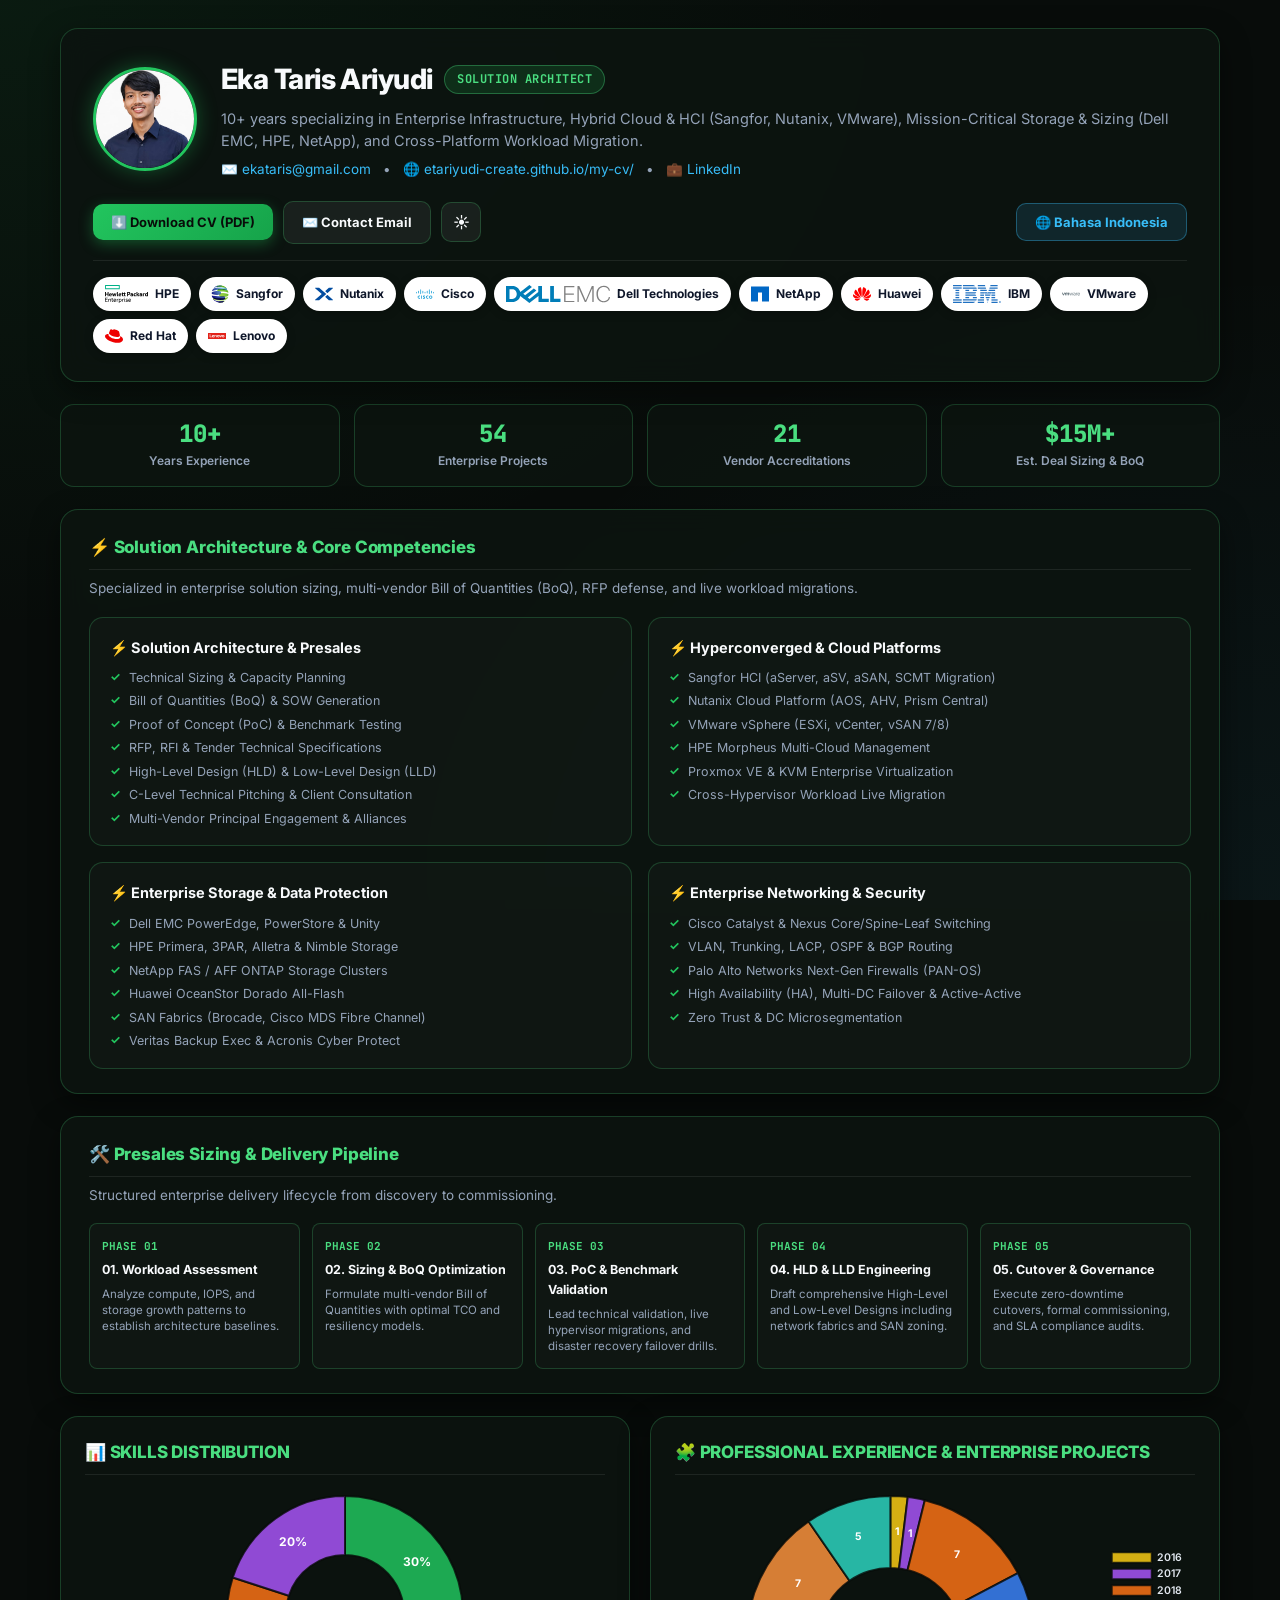
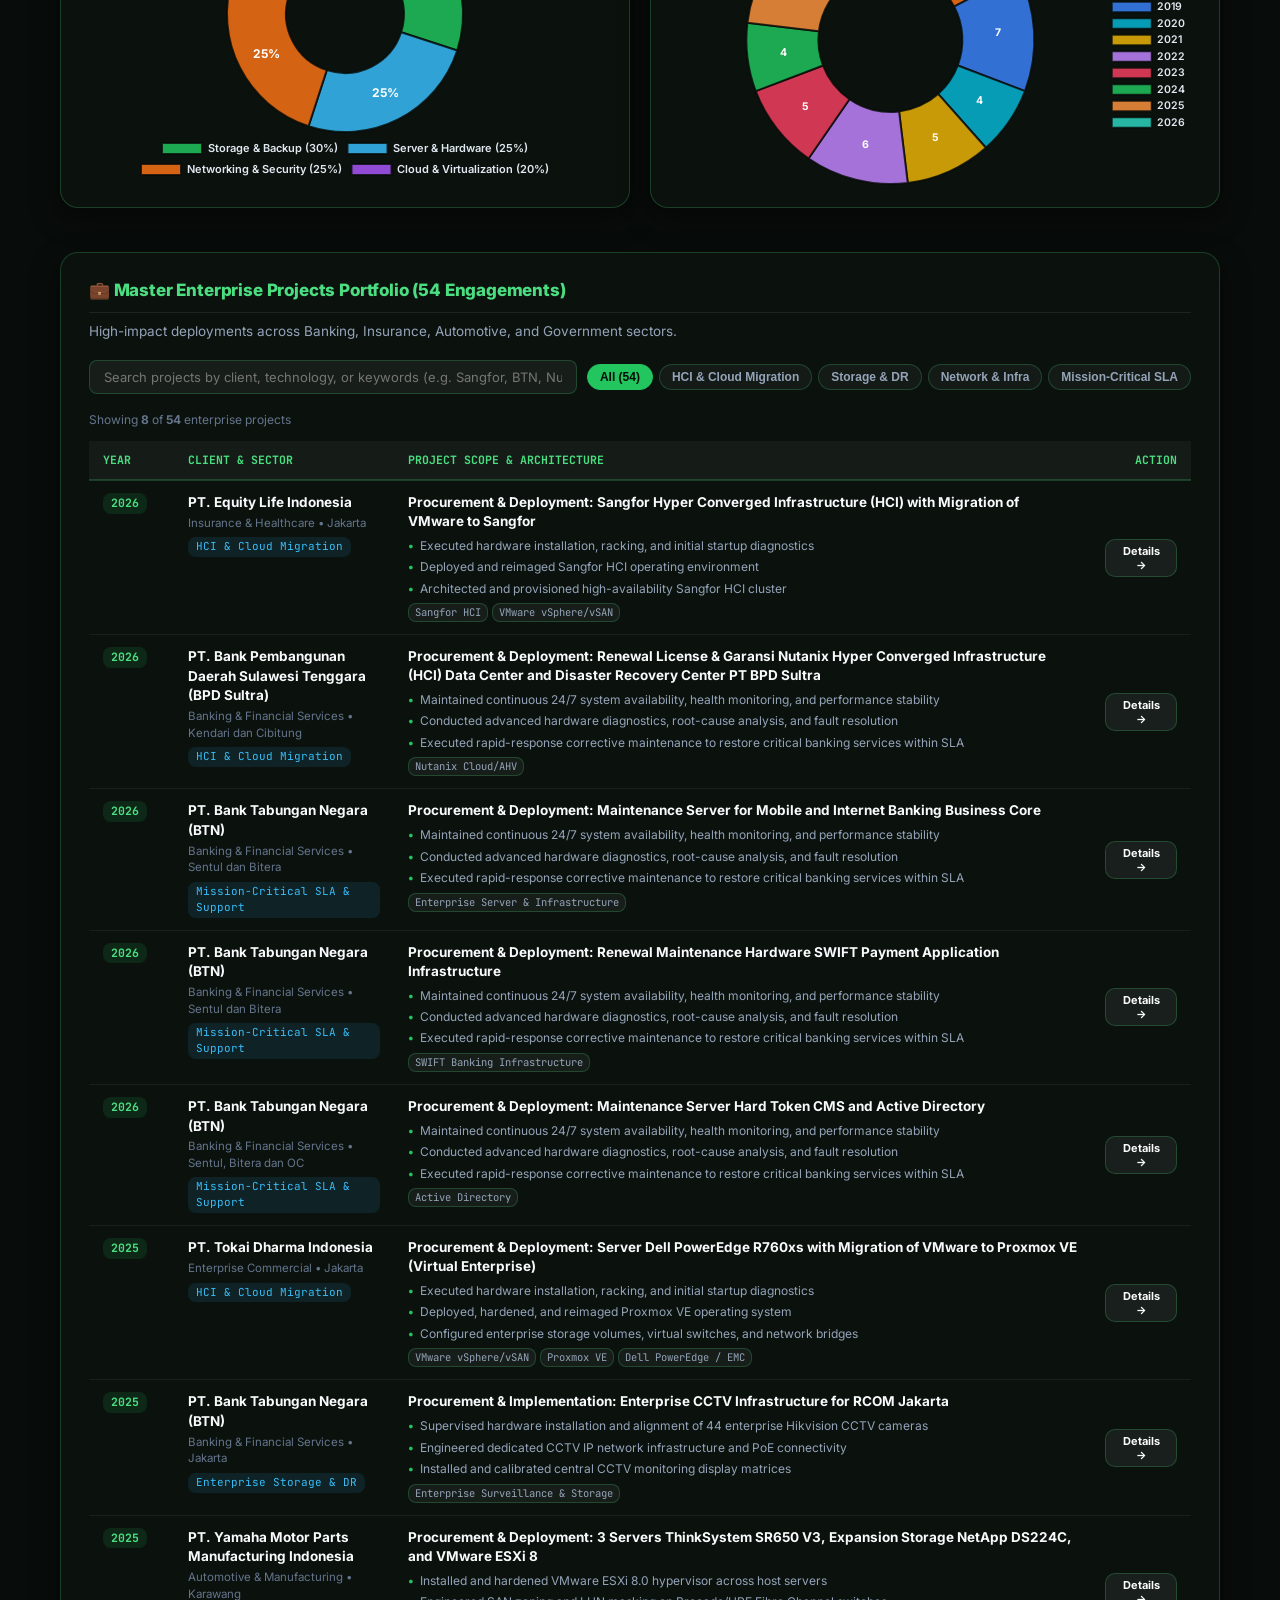
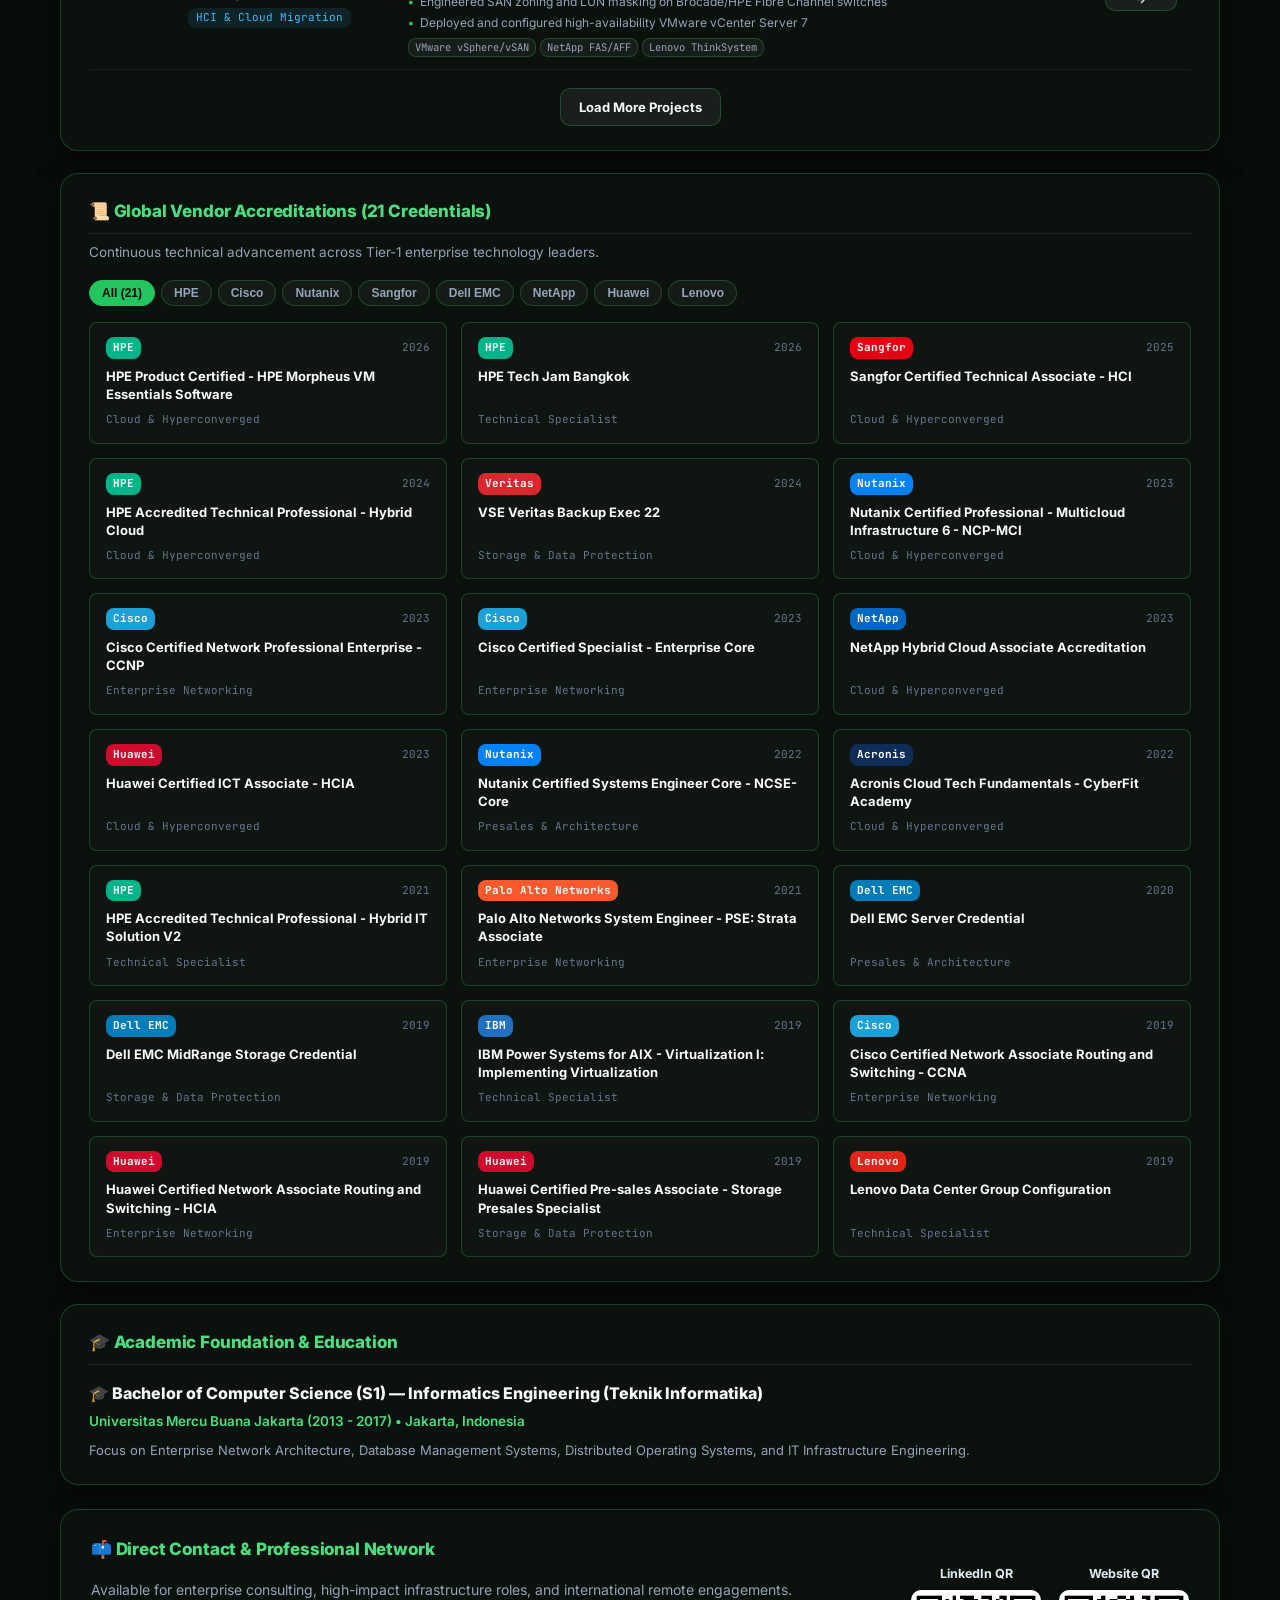
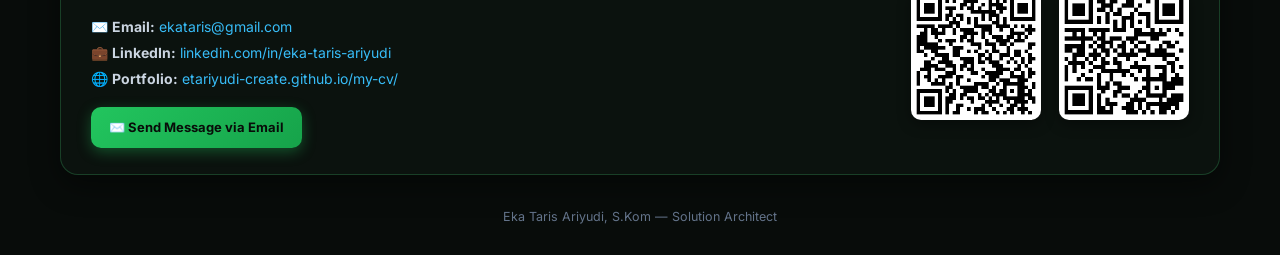
<file: index.html>
<!DOCTYPE html>
<html lang="en" data-theme="dark">
<head>
  <meta charset="UTF-8" />
  <meta name="viewport" content="width=device-width, initial-scale=1.0" />
  <title id="docTitle">Eka Taris Ariyudi — Solution Architect | Enterprise IT Infrastructure</title>
  
  <!-- SEO & Meta -->
  <meta name="description" content="Solution Architect with 10+ years enterprise IT infrastructure experience in servers, storage systems (Dell EMC, NetApp, HPE), and hybrid virtualization / HCI (Sangfor, Nutanix, VMware)." />
  <meta name="keywords" content="Solution Architect, Presales, System Engineer, Sangfor HCI, Nutanix, VMware, Dell EMC, HPE, Cisco CCNP, Lenovo, Indonesia" />
  <meta name="author" content="Eka Taris Ariyudi" />
  
  <!-- Open Graph -->
  <meta property="og:title" content="Eka Taris Ariyudi — Solution Architect" />
  <meta property="og:description" content="10+ years specializing in Enterprise Infrastructure, Hybrid Cloud & HCI, Storage & Sizing, and Mission-Critical Migrations." />
  <meta property="og:image" content="assets/profile.png" />
  
  <link rel="icon" type="image/png" href="assets/profile.png" />
  <!-- PWA Manifest & Icons -->
  <link rel="manifest" href="manifest.json" />
  <meta name="theme-color" content="#22c55e" />
  <link rel="apple-touch-icon" href="icons/icon-192.png" />
  <link rel="stylesheet" href="css/style.css" />
  
  <!-- Chart.js & Datalabels Plugin for Visual Analytics -->
  <script src="js/chart.min.js"></script>
  <script src="js/chartjs-plugin-datalabels.min.js"></script>

  <!-- Local html2pdf Bundle for Offline & Zero-CORS ATS Export -->
  <script src="js/html2pdf.bundle.min.js"></script>
</head>
<body>

  <!-- 1. Header Card (Exact Contact & Profile from my-cv) -->
  <header class="card header-card" id="overview">
    <div class="profile-header">
      <img src="assets/profile.png" alt="Eka Taris Ariyudi" class="profile-photo" />

      <div class="profile-info">
        <div class="profile-title-row">
          <h1>Eka Taris Ariyudi</h1>
          <span class="role-tag" id="uiRoleTag">Solution Architect</span>
        </div>

        <p class="header-headline" id="uiHeaderHeadline">
          10+ years specializing in Enterprise Infrastructure, Hybrid Cloud & HCI (Sangfor, Nutanix, VMware), Mission-Critical Storage & Sizing (Dell EMC, HPE, NetApp), and Cross-Platform Workload Migration.
        </p>

        <div class="header-contact-row">
          <a href="mailto:ekataris@gmail.com">✉️ ekataris@gmail.com</a>
          <span>•</span>
          <a href="https://etariyudi-create.github.io/my-cv/" target="_blank">🌐 etariyudi-create.github.io/my-cv/</a>
          <span>•</span>
          <a href="https://www.linkedin.com/in/eka-taris-ariyudi-632847218/" target="_blank">💼 LinkedIn</a>
        </div>
      </div>
    </div>

    <!-- Action Bar -->
    <div class="header-actions">
      <button class="btn btn-primary" id="btnDownloadPdf" title="Download ATS PDF Resume">
        <span data-i18n="btn_download_pdf">⬇️ Download CV (PDF)</span>
      </button>

      <a href="mailto:ekataris@gmail.com" class="btn btn-secondary">
        ✉️ Contact Email
      </a>

      <button class="btn btn-icon" id="btnThemeToggle" title="Toggle Theme">
        ☀️
      </button>

      <button class="btn btn-lang" id="btnLangToggle" title="Switch Language">
        🌐 Bahasa Indonesia
      </button>
    </div>

        <!-- Principal Vendor Ecosystem Strip -->
    <div class="logo-row" id="vendorLogosRow">
      <span class="logo-chip" title="Cisco: CCNP Enterprise"><img src="assets/logos/cisco.svg" alt="Cisco" /><span>Cisco</span></span>
      <span class="logo-chip" title="Red Hat: Enterprise Linux"><img src="assets/logos/redhat.svg" alt="Red Hat" /><span>Red Hat</span></span>
      <span class="logo-chip" title="Dell Technologies: Server & Storage"><img src="assets/logos/dellemc.svg" alt="Dell EMC" /><span>Dell Technologies</span></span>
      <span class="logo-chip" title="HPE: Hybrid Cloud"><img src="assets/logos/hpe.svg" alt="HPE" /><span>HPE</span></span>
      <span class="logo-chip" title="NetApp: Storage & Hybrid Cloud"><img src="assets/logos/netapp.svg" alt="NetApp" /><span>NetApp</span></span>
      <span class="logo-chip" title="Nutanix: NCP-MCI & NCSE"><img src="assets/logos/nutanix.svg" alt="Nutanix" /><span>Nutanix</span></span>
      <span class="logo-chip" title="IBM: Power Systems AIX"><img src="assets/logos/ibm.svg" alt="IBM" /><span>IBM</span></span>
      <span class="logo-chip" title="Huawei: HCIA Storage"><img src="assets/logos/huawei.svg" alt="Huawei" /><span>Huawei</span></span>
      <span class="logo-chip" title="VMware: vSphere & vSAN"><img src="assets/logos/vmware.svg" alt="VMware" /><span>VMware</span></span>
      <span class="logo-chip" title="Sangfor: HCI Associate"><img src="assets/logos/sangfor.svg" alt="Sangfor" /><span>Sangfor</span></span>
      <span class="logo-chip" title="Lenovo: Data Center Group Configuration"><img src="assets/logos/lenovo.svg" alt="Lenovo" /><span>Lenovo</span></span>
    </div>
  </header>

  <!-- 2. Executive Impact Metrics Strip -->
  <section class="metrics-grid">
    <div class="metric-card">
      <div class="metric-val">10+</div>
      <div class="metric-lbl" data-i18n="metric_exp">Years Experience</div>
    </div>

    <div class="metric-card">
      <div class="metric-val">54</div>
      <div class="metric-lbl" data-i18n="metric_projects">Enterprise Projects</div>
    </div>

    <div class="metric-card">
      <div class="metric-val">21</div>
      <div class="metric-lbl" data-i18n="metric_certs">Vendor Accreditations</div>
    </div>

    <div class="metric-card">
      <div class="metric-val">$15M+</div>
      <div class="metric-lbl" data-i18n="metric_deals">Est. Deal Sizing & BoQ</div>
    </div>
  </section>

  <!-- 3. Presales Strengths & Core Competencies -->
  <section class="card" id="competencies">
    <div class="section-title" data-i18n="title_competencies">
      ⚡ Solution Architecture & Core Competencies
    </div>
    <p class="section-desc" data-i18n="desc_competencies">
      Specialized in enterprise solution sizing, multi-vendor Bill of Quantities (BoQ), RFP defense, and live workload migrations.
    </p>

    <div class="competencies-grid" id="competenciesGrid">
      <!-- Populated via app.js -->
    </div>
  </section>

  <!-- 4. Presales Lifecycle & Sizing Pipeline -->
  <section class="card" id="methodology">
    <div class="section-title" data-i18n="title_workflow">
      🛠️ Architecture Sizing & Delivery Pipeline
    </div>
    <p class="section-desc" data-i18n="desc_workflow">
      Structured enterprise delivery lifecycle from discovery to commissioning.
    </p>

    <div class="workflow-row">
      <div class="workflow-card">
        <div class="workflow-step-num">PHASE 01</div>
        <div class="workflow-step-title" data-i18n="step1_title">01. Workload Assessment</div>
        <div class="workflow-step-desc" data-i18n="step1_desc">Analyze compute, IOPS, and storage growth patterns to establish architecture baselines.</div>
      </div>

      <div class="workflow-card">
        <div class="workflow-step-num">PHASE 02</div>
        <div class="workflow-step-title" data-i18n="step2_title">02. Sizing & BoQ Optimization</div>
        <div class="workflow-step-desc" data-i18n="step2_desc">Formulate multi-vendor Bill of Quantities with optimal TCO and resiliency models.</div>
      </div>

      <div class="workflow-card">
        <div class="workflow-step-num">PHASE 03</div>
        <div class="workflow-step-title" data-i18n="step3_title">03. PoC & Benchmark Validation</div>
        <div class="workflow-step-desc" data-i18n="step3_desc">Lead technical validation, live hypervisor migrations, and disaster recovery failover drills.</div>
      </div>

      <div class="workflow-card">
        <div class="workflow-step-num">PHASE 04</div>
        <div class="workflow-step-title" data-i18n="step4_title">04. HLD & LLD Engineering</div>
        <div class="workflow-step-desc" data-i18n="step4_desc">Draft comprehensive High-Level and Low-Level Designs including network fabrics and SAN zoning.</div>
      </div>

      <div class="workflow-card">
        <div class="workflow-step-num">PHASE 05</div>
        <div class="workflow-step-title" data-i18n="step5_title">05. Cutover & Governance</div>
        <div class="workflow-step-desc" data-i18n="step5_desc">Execute zero-downtime cutovers, formal commissioning, and SLA compliance audits.</div>
      </div>
    </div>
  </section>

  <!-- 5. Visual Analytics: Skills & Experience Distribution -->
  <section class="charts-grid" id="analytics">
    <div class="card chart-card">
      <div class="section-title" data-i18n="title_skills_dist">
        📊 SKILLS DISTRIBUTION
      </div>
      <div class="chart-wrapper">
        <canvas id="skillChart"></canvas>
      </div>
    </div>

    <div class="card chart-card">
      <div class="section-title" data-i18n="title_exp_chart">
        🧩 PROFESSIONAL EXPERIENCE & ENTERPRISE PROJECTS
      </div>
      <div class="chart-wrapper">
        <canvas id="experienceChart"></canvas>
      </div>
    </div>
  </section>

  <!-- 6. Master Enterprise Projects Table (54 Engagements) -->
  <section class="card" id="projects">
    <div class="section-title" data-i18n="title_projects">
      💼 Master Enterprise Projects Portfolio (54 Engagements)
    </div>
    <p class="section-desc" data-i18n="desc_projects">
      High-impact deployments across Banking, Insurance, Automotive, and Government sectors.
    </p>

    <!-- Filter & Search Bar -->
    <div class="project-filter-bar">
      <div class="search-box">
        <input type="text" id="projectSearch" placeholder="Search projects by client, technology, or keywords..." />
      </div>

      <div class="category-chips">
        <button class="chip-btn active" data-category="all" data-i18n="tab_all">All (54)</button>
        <button class="chip-btn" data-category="hci" data-i18n="tab_hci">HCI & Cloud Migration</button>
        <button class="chip-btn" data-category="storage" data-i18n="tab_storage">Storage & DR</button>
        <button class="chip-btn" data-category="network" data-i18n="tab_network">Network & Infra</button>
        <button class="chip-btn" data-category="support" data-i18n="tab_support">Mission-Critical SLA</button>
      </div>
    </div>

    <div style="font-size: 12px; color: var(--text-dim); margin-bottom: 12px;" id="projectCountBadge">
      Showing <strong>8</strong> of <strong>54</strong> enterprise projects
    </div>

    <!-- Table Responsive View -->
    <div class="table-responsive">
      <table class="projects-table">
        <thead>
          <tr>
            <th>Year</th>
            <th>Client & Sector</th>
            <th>Project Scope & Architecture</th>
            <th style="text-align: right;">Action</th>
          </tr>
        </thead>
        <tbody id="projectsTableBody">
          <!-- Rendered via app.js -->
        </tbody>
      </table>
    </div>

    <div class="pagination-row">
      <button class="btn btn-secondary" id="btnLoadMore">
        <span data-i18n="btn_show_more">Load More Projects</span>
      </button>
    </div>
  </section>

  <!-- 6. Global Vendor Accreditations (21 Credentials) -->
  <section class="card" id="certifications">
    <div class="section-title" data-i18n="title_certs">
      📜 Global Vendor Accreditations (21 Credentials)
    </div>
    <p class="section-desc" data-i18n="desc_certs">
      Continuous technical advancement across Tier-1 enterprise technology leaders.
    </p>

    <div class="category-chips certs-filter-chips" style="margin-bottom: 16px;">
      <button class="chip-btn active" data-vendor="all">All (21)</button>
      <button class="chip-btn" data-vendor="hpe">HPE</button>
      <button class="chip-btn" data-vendor="cisco">Cisco</button>
      <button class="chip-btn" data-vendor="nutanix">Nutanix</button>
      <button class="chip-btn" data-vendor="sangfor">Sangfor</button>
      <button class="chip-btn" data-vendor="dell">Dell EMC</button>
      <button class="chip-btn" data-vendor="netapp">NetApp</button>
      <button class="chip-btn" data-vendor="huawei">Huawei</button>
      <button class="chip-btn" data-vendor="lenovo">Lenovo</button>
    </div>

    <div class="certs-grid" id="certsGrid">
      <!-- Populated via app.js -->
    </div>
  </section>

  <!-- 7. Academic Foundation & Education -->
  <section class="card" id="education">
    <div class="section-title" data-i18n="title_edu">
      🎓 Academic Foundation & Education
    </div>
    <div id="eduContainer">
      <!-- Populated via app.js -->
    </div>
  </section>

  <!-- 8. Direct Contact & QR Code Closing Card (Exact Match to my-cv) -->
  <section class="card contact-card" id="contact">
    <div class="contact-grid">
      <div>
        <div class="section-title" style="border: none; margin-bottom: 8px;" data-i18n="title_contact">
          📫 Direct Contact & Professional Network
        </div>
        <p style="color: var(--text-muted); font-size: 14px; margin: 0 0 12px 0;" data-i18n="desc_contact">
          Available for enterprise consulting, high-impact infrastructure roles, and international remote engagements.
        </p>

        <ul class="contact-info-list" id="uiContactList">
          <!-- Populated via app.js -->
        </ul>

        <a href="mailto:ekataris@gmail.com" class="btn btn-primary" id="uiBtnContactEmail">
          ✉️ Send Message via Email
        </a>
      </div>

      <!-- Barcode / QR Codes from my-cv -->
      <div class="qr-group">
        <div class="qr-box">
          <div class="qr-title" data-i18n="qr_linkedin">LinkedIn QR</div>
          <div class="qr-frame">
            <img
              src="assets/qr-linkedin.png"
              alt="QR LinkedIn"
              loading="lazy"
            />
          </div>
        </div>

        <div class="qr-box">
          <div class="qr-title" data-i18n="qr_website">Website QR</div>
          <div class="qr-frame">
            <img
              src="assets/qr-portfolio.png"
              alt="QR Website"
              loading="lazy"
            />
          </div>
        </div>
      </div>
    </div>
  </section>

  <!-- Footer -->
  <footer>
    <div id="uiFooter">Eka Taris Ariyudi, S.Kom — Solution Architect</div>
  </footer>

  <!-- Project Details Modal Dialog -->
  <div id="projectModal" class="modal-backdrop">
    <div class="modal-content">
      <button id="modalCloseBtn" class="modal-close-btn" title="Close Modal">&times;</button>
      <div id="modalBodyContent">
        <!-- Injected via openProjectModal -->
      </div>
    </div>
  </div>

  <!-- Local Database Fallback and Application Script -->
  <script src="cv-data.js"></script>
  <script src="js/app.js"></script>

  <!-- Service Worker Registration -->
  <script>
    if ('serviceWorker' in navigator) {
      window.addEventListener('load', () => {
        navigator.serviceWorker.register('service-worker.js').catch(err => {
          console.log('SW registration error:', err);
        });
      });
    }
  </script>
</body>
</html>
</file>
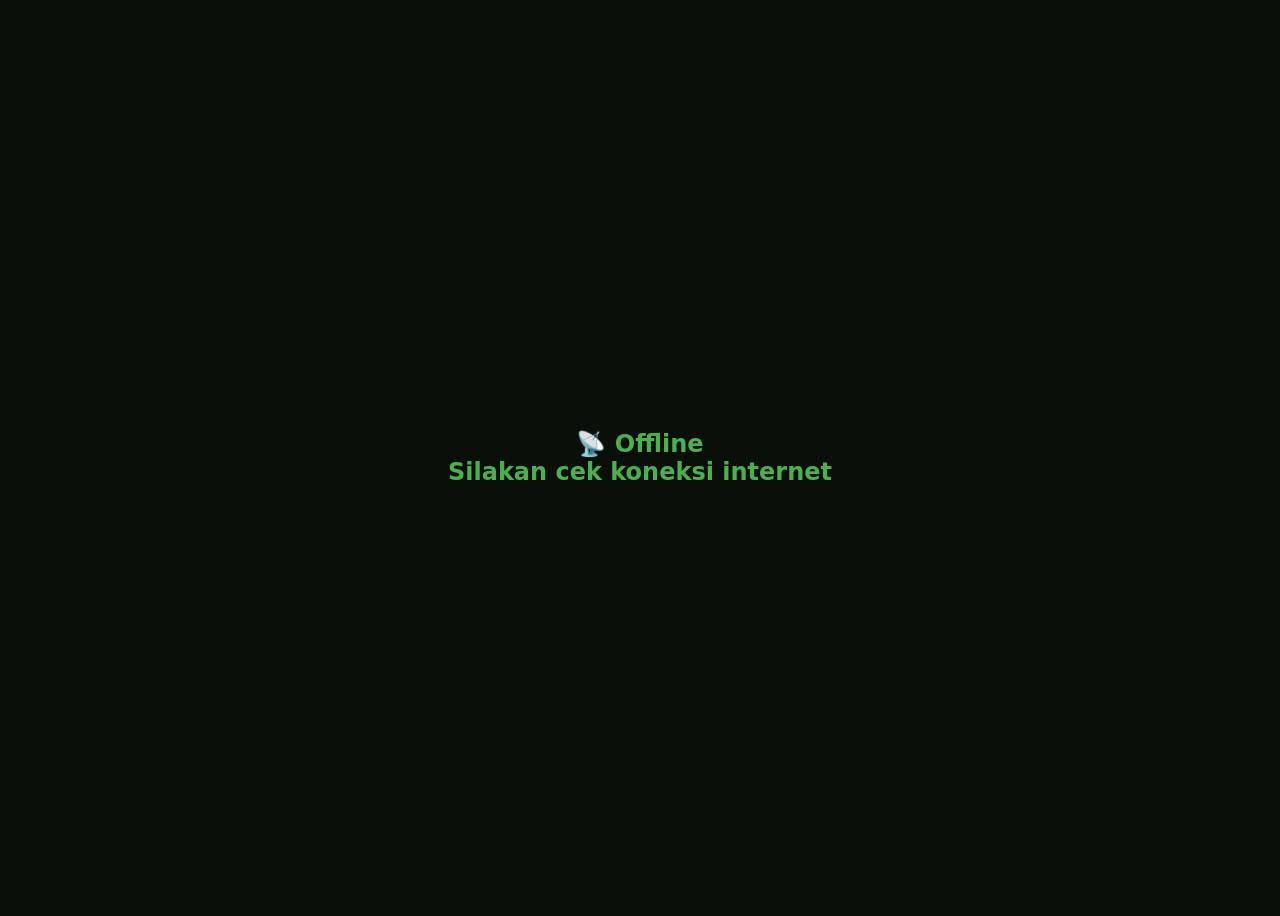
<file: offline.html>
<!DOCTYPE html>
<html lang="id">
<head>
<meta charset="UTF-8">
<meta name="viewport" content="width=device-width,initial-scale=1">
<title>Offline</title>
<style>
body{background:#0a0f0a;color:#4caf50;font-family:'Inter',system-ui,sans-serif;display:flex;align-items:center;justify-content:center;height:100vh;text-align:center}
</style>
</head>
<body>
<h2>📡 Offline<br>Silakan cek koneksi internet</h2>
</body>
</html>
</file>
<file: css/style.css>
/* ===================================================================
   EKA TARIS ARIYUDI - PROFESSIONAL PRESALES SOLUTIONS ARCHITECT CV
   React-Style Enterprise Design System (Clean, Modern, Non-AI)
   =================================================================== */

@import url('https://fonts.googleapis.com/css2?family=Inter:wght@400;500;600;700;800&family=JetBrains+Mono:wght@400;500;600;700&display=swap');

:root {
  /* Modern Enterprise Slate/Emerald Theme */
  --bg-main: #080c0a;
  --bg-secondary: #0d1510;
  --card-bg: rgba(13, 20, 16, 0.92);
  --card-border: rgba(74, 222, 128, 0.22);
  --card-border-hover: rgba(74, 222, 128, 0.45);
  
  /* Accents */
  --primary: #22c55e;
  --primary-light: #4ade80;
  --primary-glow: rgba(34, 197, 94, 0.35);
  --accent-cyan: #38bdf8;
  --accent-cyan-glow: rgba(56, 189, 248, 0.25);
  --accent-purple: #a855f7;
  --accent-amber: #f59e0b;
  
  /* Text */
  --text-main: #f8fafc;
  --text-muted: #94a3b8;
  --text-dim: #64748b;
  
  /* Radii & Shadows */
  --radius-sm: 8px;
  --radius-md: 14px;
  --radius-lg: 18px;
  --radius-full: 9999px;
  
  --shadow-card: 0 10px 30px rgba(0, 0, 0, 0.45);
  --shadow-hover: 0 14px 40px rgba(0, 0, 0, 0.55), 0 0 20px rgba(34, 197, 94, 0.12);
  --transition: all 0.2s cubic-bezier(0.16, 1, 0.3, 1);
  
  --font-main: 'Inter', -apple-system, BlinkMacSystemFont, "Segoe UI", Roboto, sans-serif;
  --font-mono: 'JetBrains Mono', monospace;
}

[data-theme="light"] {
  --bg-main: #f8fafc;
  --bg-secondary: #ffffff;
  --card-bg: #ffffff;
  --card-border: #e2e8f0;
  --card-border-hover: #cbd5e1;
  --primary: #16a34a;
  --primary-light: #22c55e;
  --primary-glow: rgba(22, 163, 74, 0.15);
  --accent-cyan: #0284c7;
  --text-main: #0f172a;
  --text-muted: #475569;
  --text-dim: #94a3b8;
  --shadow-card: 0 4px 16px rgba(15, 23, 42, 0.06);
  --shadow-hover: 0 10px 25px rgba(15, 23, 42, 0.1);
}

/* Base */
*, *::before, *::after {
  box-sizing: border-box;
  margin: 0;
  padding: 0;
}

html {
  scroll-behavior: smooth;
  font-size: 16px;
}

body {
  margin: 28px auto;
  padding: 0 20px;
  max-width: 1200px;
  background-color: var(--bg-main);
  background-image:
    radial-gradient(ellipse at top left, rgba(34, 197, 94, 0.08) 0%, transparent 50%),
    radial-gradient(ellipse at bottom right, rgba(56, 189, 248, 0.06) 0%, transparent 50%);
  background-attachment: fixed;
  color: var(--text-main);
  font-family: var(--font-main);
  line-height: 1.6;
  -webkit-font-smoothing: antialiased;
  position: relative;
  transition: background-color 0.25s ease, color 0.25s ease;
}

/* React Card Component */
.card {
  background: var(--card-bg);
  border: 1px solid var(--card-border);
  border-radius: var(--radius-lg);
  padding: 24px 28px;
  margin-bottom: 22px;
  backdrop-filter: blur(14px);
  -webkit-backdrop-filter: blur(14px);
  box-shadow: var(--shadow-card);
  transition: var(--transition);
}

.card:hover {
  border-color: var(--card-border-hover);
  box-shadow: var(--shadow-hover);
}

/* Header Component */
.header-card {
  padding: 28px 32px;
}

.profile-header {
  display: flex;
  gap: 24px;
  align-items: center;
  flex-wrap: wrap;
}

.profile-photo {
  width: 104px;
  height: 104px;
  border-radius: 50%;
  object-fit: cover;
  border: 3px solid var(--primary);
  box-shadow: 0 0 20px var(--primary-glow);
  flex-shrink: 0;
}

.profile-info {
  flex: 1;
  min-width: 280px;
}

.profile-title-row {
  display: flex;
  align-items: center;
  gap: 12px;
  flex-wrap: wrap;
  margin-bottom: 6px;
}

.profile-title-row h1 {
  font-size: 28px;
  font-weight: 800;
  letter-spacing: -0.02em;
  color: var(--text-main);
}

.role-tag {
  background: rgba(34, 197, 94, 0.15);
  color: var(--primary-light);
  border: 1px solid rgba(74, 222, 128, 0.35);
  padding: 4px 12px;
  border-radius: var(--radius-full);
  font-size: 12px;
  font-weight: 700;
  letter-spacing: 0.5px;
  text-transform: uppercase;
  font-family: var(--font-mono);
}

.header-headline {
  font-size: 14.5px;
  color: var(--text-muted);
  line-height: 1.5;
  margin-bottom: 8px;
}

.header-contact-row {
  margin-top: 6px;
  display: flex;
  flex-wrap: wrap;
  align-items: center;
  gap: 12px;
  font-size: 13.5px;
  color: var(--text-muted);
}

.header-contact-row a {
  color: var(--accent-cyan);
  text-decoration: none;
  transition: color 0.2s ease;
  display: inline-flex;
  align-items: center;
  gap: 4px;
}

.header-contact-row a:hover {
  text-decoration: underline;
  color: #7dd3fc;
}

/* Action Bar */
.header-actions {
  display: flex;
  gap: 10px;
  margin-top: 20px;
  margin-bottom: 16px;
  flex-wrap: wrap;
  align-items: center;
}

.btn {
  display: inline-flex;
  align-items: center;
  gap: 8px;
  border: none;
  border-radius: 10px;
  padding: 10px 18px;
  font-size: 13px;
  font-weight: 700;
  cursor: pointer;
  text-decoration: none;
  transition: var(--transition);
  font-family: var(--font-main);
}

.btn-primary {
  background: linear-gradient(135deg, #22c55e, #16a34a);
  color: #080c09;
  box-shadow: 0 4px 14px rgba(34, 197, 94, 0.35);
}

.btn-primary:hover {
  background: linear-gradient(135deg, #4ade80, #22c55e);
  transform: translateY(-2px);
  box-shadow: 0 6px 20px rgba(34, 197, 94, 0.5);
}

.btn-secondary {
  background: rgba(255, 255, 255, 0.06);
  color: var(--text-main);
  border: 1px solid var(--card-border);
}

.btn-secondary:hover {
  background: rgba(255, 255, 255, 0.12);
  border-color: var(--card-border-hover);
  transform: translateY(-2px);
}

.btn-lang {
  background: rgba(56, 189, 248, 0.12);
  color: var(--accent-cyan);
  border: 1px solid rgba(56, 189, 248, 0.35);
  margin-left: auto;
}

.btn-lang:hover {
  background: rgba(56, 189, 248, 0.22);
  color: #ffffff;
  transform: translateY(-2px);
}

.btn-icon {
  background: rgba(255, 255, 255, 0.06);
  color: var(--text-main);
  border: 1px solid var(--card-border);
  width: 40px;
  height: 40px;
  padding: 0;
  border-radius: 10px;
  display: inline-flex;
  align-items: center;
  justify-content: center;
  font-size: 16px;
}

.btn-icon:hover {
  border-color: var(--card-border-hover);
  transform: translateY(-2px);
}

/* Vendor Logo Chips */
.logo-row {
  display: flex;
  flex-wrap: wrap;
  align-items: center;
  gap: 8px;
  margin-top: 16px;
  padding-top: 16px;
  border-top: 1px solid rgba(255, 255, 255, 0.08);
}

.logo-chip {
  display: inline-flex;
  align-items: center;
  gap: 7px;
  height: 34px;
  padding: 0 12px;
  background: #ffffff;
  border-radius: var(--radius-full);
  color: #0f172a;
  font-size: 12px;
  font-weight: 700;
  box-shadow: 0 2px 8px rgba(0, 0, 0, 0.25);
  transition: var(--transition);
}

.logo-chip:hover {
  transform: translateY(-2px);
  box-shadow: 0 4px 14px var(--primary-glow);
}

.logo-chip img {
  height: 18px;
  width: auto;
  object-fit: contain;
}

/* Executive Metrics Strip */
.metrics-grid {
  display: grid;
  grid-template-columns: repeat(4, 1fr);
  gap: 14px;
  margin-bottom: 22px;
}

.metric-card {
  background: var(--card-bg);
  border: 1px solid var(--card-border);
  border-radius: var(--radius-md);
  padding: 16px;
  text-align: center;
  transition: var(--transition);
}

.metric-card:hover {
  border-color: var(--card-border-hover);
  transform: translateY(-2px);
}

.metric-val {
  font-size: 24px;
  font-weight: 800;
  color: var(--primary-light);
  line-height: 1.1;
  font-family: var(--font-mono);
}

.metric-lbl {
  font-size: 12px;
  color: var(--text-muted);
  margin-top: 4px;
  font-weight: 600;
}

/* Section Titles */
.section-title {
  font-size: 17px;
  font-weight: 800;
  color: var(--primary-light);
  display: flex;
  align-items: center;
  gap: 10px;
  margin-bottom: 16px;
  padding-bottom: 8px;
  border-bottom: 1px solid rgba(255, 255, 255, 0.08);
  letter-spacing: -0.01em;
}

.section-desc {
  font-size: 13.5px;
  color: var(--text-muted);
  margin-top: -8px;
  margin-bottom: 18px;
  line-height: 1.5;
}

/* Presales Competencies Grid */
.competencies-grid {
  display: grid;
  grid-template-columns: repeat(2, 1fr);
  gap: 16px;
}

.competency-item {
  background: rgba(255, 255, 255, 0.02);
  border: 1px solid var(--card-border);
  border-radius: var(--radius-md);
  padding: 18px 20px;
  transition: var(--transition);
}

.competency-item:hover {
  border-color: var(--card-border-hover);
}

.competency-item h4 {
  font-size: 14.5px;
  font-weight: 700;
  color: var(--text-main);
  margin-bottom: 10px;
  display: flex;
  align-items: center;
  gap: 8px;
}

.competency-item ul {
  list-style: none;
  display: flex;
  flex-direction: column;
  gap: 6px;
}

.competency-item li {
  font-size: 12.5px;
  color: var(--text-muted);
  display: flex;
  align-items: flex-start;
  gap: 8px;
  line-height: 1.4;
}

.competency-item li::before {
  content: '✓';
  color: var(--primary);
  font-weight: 700;
  font-size: 12px;
}

/* Presales Lifecycle Stepper */
.workflow-row {
  display: grid;
  grid-template-columns: repeat(5, 1fr);
  gap: 12px;
}

.workflow-card {
  background: rgba(255, 255, 255, 0.02);
  border: 1px solid var(--card-border);
  border-radius: var(--radius-sm);
  padding: 14px 12px;
  transition: var(--transition);
}

.workflow-card:hover {
  border-color: var(--card-border-hover);
}

.workflow-step-num {
  font-size: 11px;
  font-family: var(--font-mono);
  font-weight: 700;
  color: var(--primary-light);
  margin-bottom: 4px;
}

.workflow-step-title {
  font-size: 12.5px;
  font-weight: 700;
  color: var(--text-main);
  margin-bottom: 6px;
}

.workflow-step-desc {
  font-size: 11.5px;
  color: var(--text-muted);
  line-height: 1.4;
}

/* Analytics & Visual Charts Grid */
.charts-grid {
  display: grid;
  grid-template-columns: 1fr 1fr;
  gap: 20px;
  margin-bottom: 22px;
}

@media (max-width: 900px) {
  .charts-grid {
    grid-template-columns: 1fr;
  }
}

.chart-card {
  padding: 22px 24px;
  display: flex;
  flex-direction: column;
}

.chart-wrapper {
  position: relative;
  height: 290px;
  width: 100%;
  display: flex;
  align-items: center;
  justify-content: center;
  margin-top: 4px;
}

/* Projects Table & Filter Bar */
.project-filter-bar {
  display: flex;
  flex-wrap: wrap;
  gap: 10px;
  align-items: center;
  justify-content: space-between;
  margin-bottom: 16px;
}

.search-box {
  flex: 1;
  min-width: 240px;
  position: relative;
}

.search-box input {
  width: 100%;
  background: rgba(255, 255, 255, 0.05);
  border: 1px solid var(--card-border);
  border-radius: var(--radius-sm);
  padding: 8px 14px;
  color: var(--text-main);
  font-size: 13px;
  font-family: var(--font-main);
  outline: none;
  transition: var(--transition);
}

.search-box input:focus {
  border-color: var(--primary);
  background: rgba(34, 197, 94, 0.05);
}

.category-chips {
  display: flex;
  flex-wrap: wrap;
  gap: 6px;
}

.chip-btn {
  background: rgba(255, 255, 255, 0.04);
  border: 1px solid var(--card-border);
  color: var(--text-muted);
  padding: 5px 12px;
  border-radius: var(--radius-full);
  font-size: 12px;
  font-weight: 600;
  cursor: pointer;
  transition: var(--transition);
}

.chip-btn:hover, .chip-btn.active {
  background: var(--primary);
  color: #080c09;
  border-color: var(--primary);
  font-weight: 700;
}

/* Projects Table */
.table-responsive {
  width: 100%;
  overflow-x: auto;
}

.projects-table {
  width: 100%;
  border-collapse: collapse;
  font-size: 13px;
  text-align: left;
}

.projects-table th {
  background: rgba(255, 255, 255, 0.04);
  color: var(--primary-light);
  padding: 10px 14px;
  font-weight: 700;
  border-bottom: 2px solid var(--card-border);
  font-family: var(--font-mono);
  font-size: 11.5px;
  text-transform: uppercase;
}

.projects-table td {
  padding: 12px 14px;
  border-bottom: 1px solid rgba(255, 255, 255, 0.06);
  vertical-align: top;
  line-height: 1.45;
}

.projects-table tr:hover td {
  background: rgba(34, 197, 94, 0.03);
}

.badge-year {
  font-family: var(--font-mono);
  font-weight: 700;
  color: var(--primary-light);
  background: rgba(34, 197, 94, 0.12);
  padding: 2px 8px;
  border-radius: var(--radius-sm);
  display: inline-block;
  font-size: 11.5px;
}

.badge-cat {
  font-family: var(--font-mono);
  font-size: 11px;
  color: var(--accent-cyan);
  background: rgba(56, 189, 248, 0.1);
  padding: 2px 8px;
  border-radius: var(--radius-sm);
  display: inline-block;
}

.task-list-inline {
  list-style: none;
  display: flex;
  flex-direction: column;
  gap: 4px;
  margin-top: 6px;
}

.task-list-inline li {
  font-size: 12px;
  color: var(--text-muted);
  display: flex;
  align-items: flex-start;
  gap: 6px;
}

.task-list-inline li::before {
  content: '•';
  color: var(--primary);
  font-weight: bold;
}

.tech-pill-list {
  display: flex;
  flex-wrap: wrap;
  gap: 4px;
  margin-top: 6px;
}

.tech-pill {
  font-family: var(--font-mono);
  font-size: 10.5px;
  background: rgba(255, 255, 255, 0.05);
  border: 1px solid var(--card-border);
  padding: 1px 6px;
  border-radius: var(--radius-sm);
  color: var(--text-muted);
}

/* Pagination */
.pagination-row {
  margin-top: 18px;
  display: flex;
  justify-content: center;
}

/* Certifications Grid */
.certs-grid {
  display: grid;
  grid-template-columns: repeat(3, 1fr);
  gap: 14px;
}

.cert-card {
  background: rgba(255, 255, 255, 0.02);
  border: 1px solid var(--card-border);
  border-radius: var(--radius-sm);
  padding: 14px 16px;
  display: flex;
  flex-direction: column;
  justify-content: space-between;
  transition: var(--transition);
}

.cert-card:hover {
  border-color: var(--card-border-hover);
  transform: translateY(-2px);
}

.cert-top {
  display: flex;
  justify-content: space-between;
  align-items: center;
  margin-bottom: 8px;
}

.cert-vendor-pill {
  font-family: var(--font-mono);
  font-size: 11px;
  font-weight: 700;
  padding: 2px 7px;
  border-radius: var(--radius-sm);
  color: #fff;
}

.cert-year {
  font-family: var(--font-mono);
  font-size: 11px;
  color: var(--text-dim);
}

.cert-name {
  font-size: 13px;
  font-weight: 700;
  color: var(--text-main);
  line-height: 1.4;
  margin-bottom: 8px;
}

.cert-cat {
  font-size: 11px;
  font-family: var(--font-mono);
  color: var(--text-dim);
}

/* Contact & Barcode / QR Section (Exact Match to my-cv) */
.contact-card {
  margin-top: 24px;
  padding: 26px 30px;
}

.contact-grid {
  display: grid;
  grid-template-columns: 1fr auto;
  gap: 30px;
  align-items: center;
}

.contact-info-list {
  list-style: none;
  padding: 0;
  margin: 12px 0 16px 0;
  color: #cbd5e1;
  font-size: 14px;
  line-height: 1.85;
}

.contact-info-list a {
  color: var(--accent-cyan);
  text-decoration: none;
}

.contact-info-list a:hover {
  text-decoration: underline;
}

.qr-group {
  display: flex;
  gap: 18px;
  align-items: center;
  justify-content: center;
  flex-wrap: wrap;
}

.qr-box {
  text-align: center;
}

.qr-title {
  font-weight: 700;
  color: #e2e8f0;
  margin-bottom: 6px;
  font-size: 12.5px;
}

.qr-frame {
  height: 130px;
  width: 130px;
  border-radius: 10px;
  background: #ffffff;
  padding: 5px;
  object-fit: contain;
  box-shadow: 0 4px 14px rgba(0, 0, 0, 0.4);
  display: flex;
  align-items: center;
  justify-content: center;
}

.qr-frame img {
  width: 100%;
  height: 100%;
  object-fit: contain;
}

/* Modal Dialog */
.modal-backdrop {
  position: fixed;
  inset: 0;
  background: rgba(0, 0, 0, 0.75);
  backdrop-filter: blur(8px);
  z-index: 1000;
  display: flex;
  align-items: center;
  justify-content: center;
  padding: 20px;
  opacity: 0;
  pointer-events: none;
  transition: opacity 0.25s ease;
}

.modal-backdrop.active {
  opacity: 1;
  pointer-events: auto;
}

.modal-content {
  background: var(--bg-secondary);
  border: 1px solid var(--card-border-hover);
  border-radius: var(--radius-lg);
  max-width: 640px;
  width: 100%;
  max-height: 85vh;
  overflow-y: auto;
  padding: 28px;
  box-shadow: 0 20px 50px rgba(0, 0, 0, 0.6);
  position: relative;
  transform: translateY(16px);
  transition: transform 0.25s ease;
}

.modal-backdrop.active .modal-content {
  transform: translateY(0);
}

.modal-close-btn {
  position: absolute;
  top: 16px;
  right: 16px;
  background: rgba(255, 255, 255, 0.08);
  border: 1px solid var(--card-border);
  color: var(--text-main);
  width: 32px;
  height: 32px;
  border-radius: 50%;
  display: flex;
  align-items: center;
  justify-content: center;
  cursor: pointer;
  font-size: 16px;
}

/* Footer */
footer {
  margin-top: 32px;
  margin-bottom: 24px;
  color: var(--text-dim);
  font-size: 12.5px;
  text-align: center;
  display: flex;
  flex-direction: column;
  gap: 4px;
}

/* ATS Print Optimizations */
@media print {
  @page {
    size: A4;
    margin: 10mm 8mm;
  }
  body {
    background: #ffffff !important;
    color: #0f172a !important;
    margin: 0 !important;
    padding: 0 !important;
    font-size: 8.5pt !important;
  }
  .header-actions, .project-filter-bar, .pagination-row, .modal-backdrop, footer {
    display: none !important;
  }
  .card {
    border: 1px solid #cbd5e1 !important;
    background: #ffffff !important;
    box-shadow: none !important;
    padding: 12px !important;
    margin-bottom: 10px !important;
    page-break-inside: avoid;
  }
  .profile-photo {
    width: 65px !important;
    height: 65px !important;
  }
  .profile-title-row h1 {
    color: #0f172a !important;
    font-size: 15pt !important;
  }
  .section-title {
    color: #0f172a !important;
    border-bottom: 1px solid #94a3b8 !important;
  }
  .projects-table th {
    background: #f1f5f9 !important;
    color: #0f172a !important;
  }
  .contact-card, .qr-box {
    page-break-inside: avoid !important;
  }
}

/* Responsive */
@media (max-width: 960px) {
  .metrics-grid {
    grid-template-columns: repeat(2, 1fr);
  }
  .competencies-grid {
    grid-template-columns: 1fr;
  }
  .workflow-row {
    grid-template-columns: repeat(2, 1fr);
  }
  .certs-grid {
    grid-template-columns: repeat(2, 1fr);
  }
  .contact-grid {
    grid-template-columns: 1fr;
    text-align: center;
    justify-items: center;
  }
}

@media (max-width: 640px) {
  body {
    margin: 14px auto;
    padding: 0 12px;
  }
  .profile-photo {
    width: 76px;
    height: 76px;
  }
  .profile-title-row h1 {
    font-size: 22px;
  }
  .metrics-grid {
    grid-template-columns: 1fr;
  }
  .workflow-row {
    grid-template-columns: 1fr;
  }
  .certs-grid {
    grid-template-columns: 1fr;
  }
  .btn-lang {
    margin-left: 0;
  }
}
</file>
